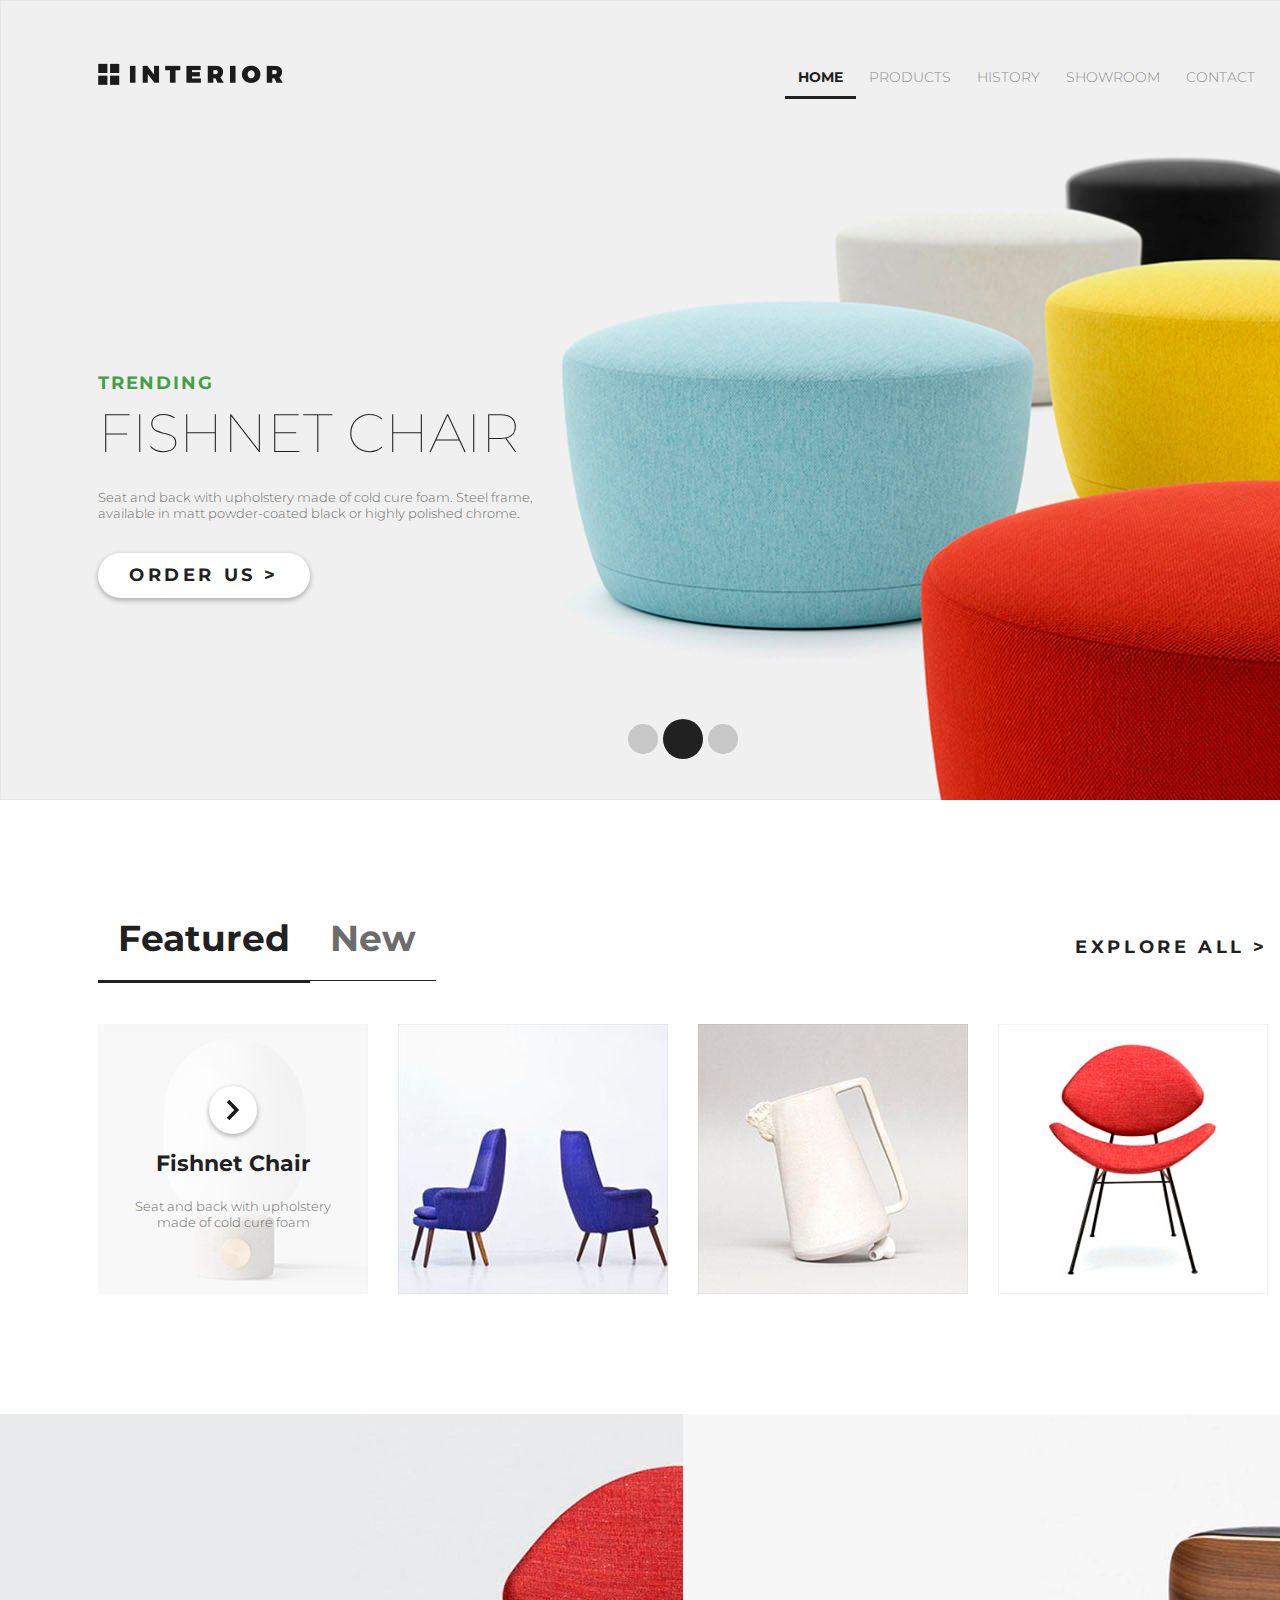
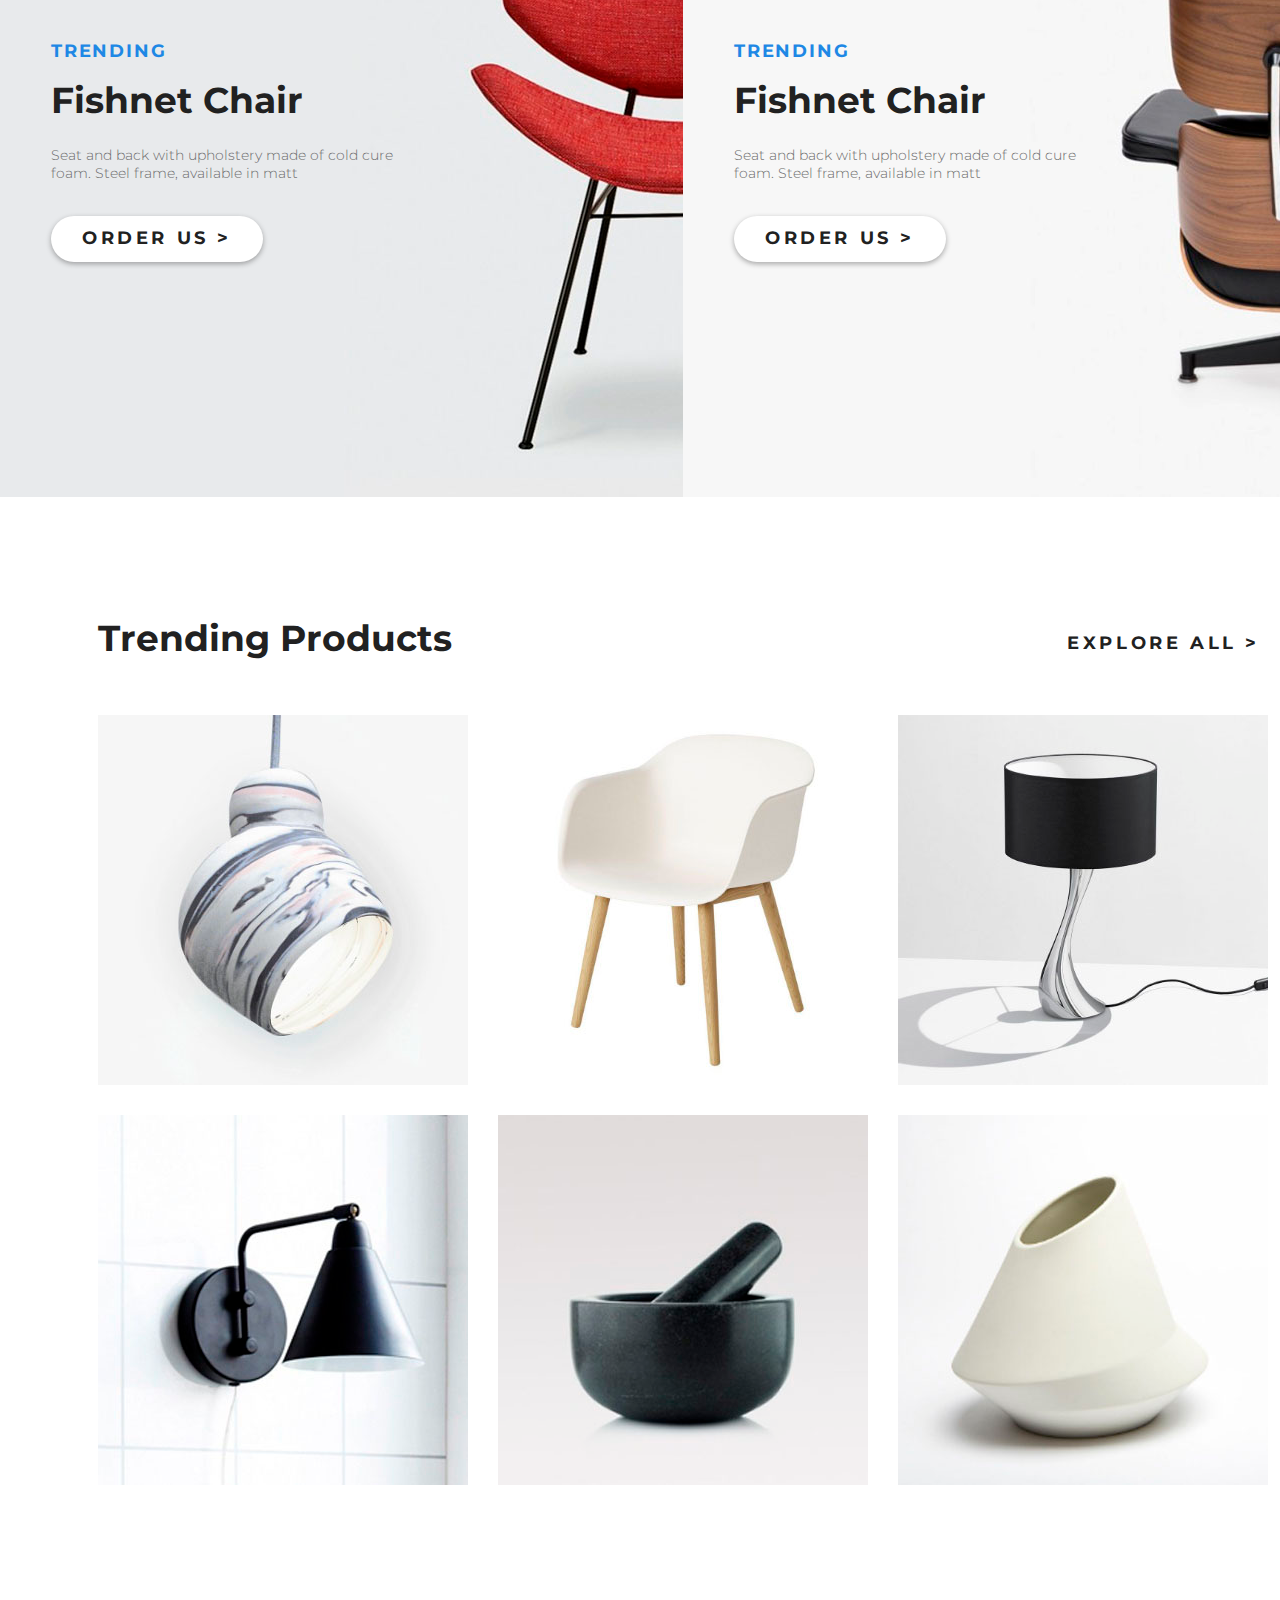
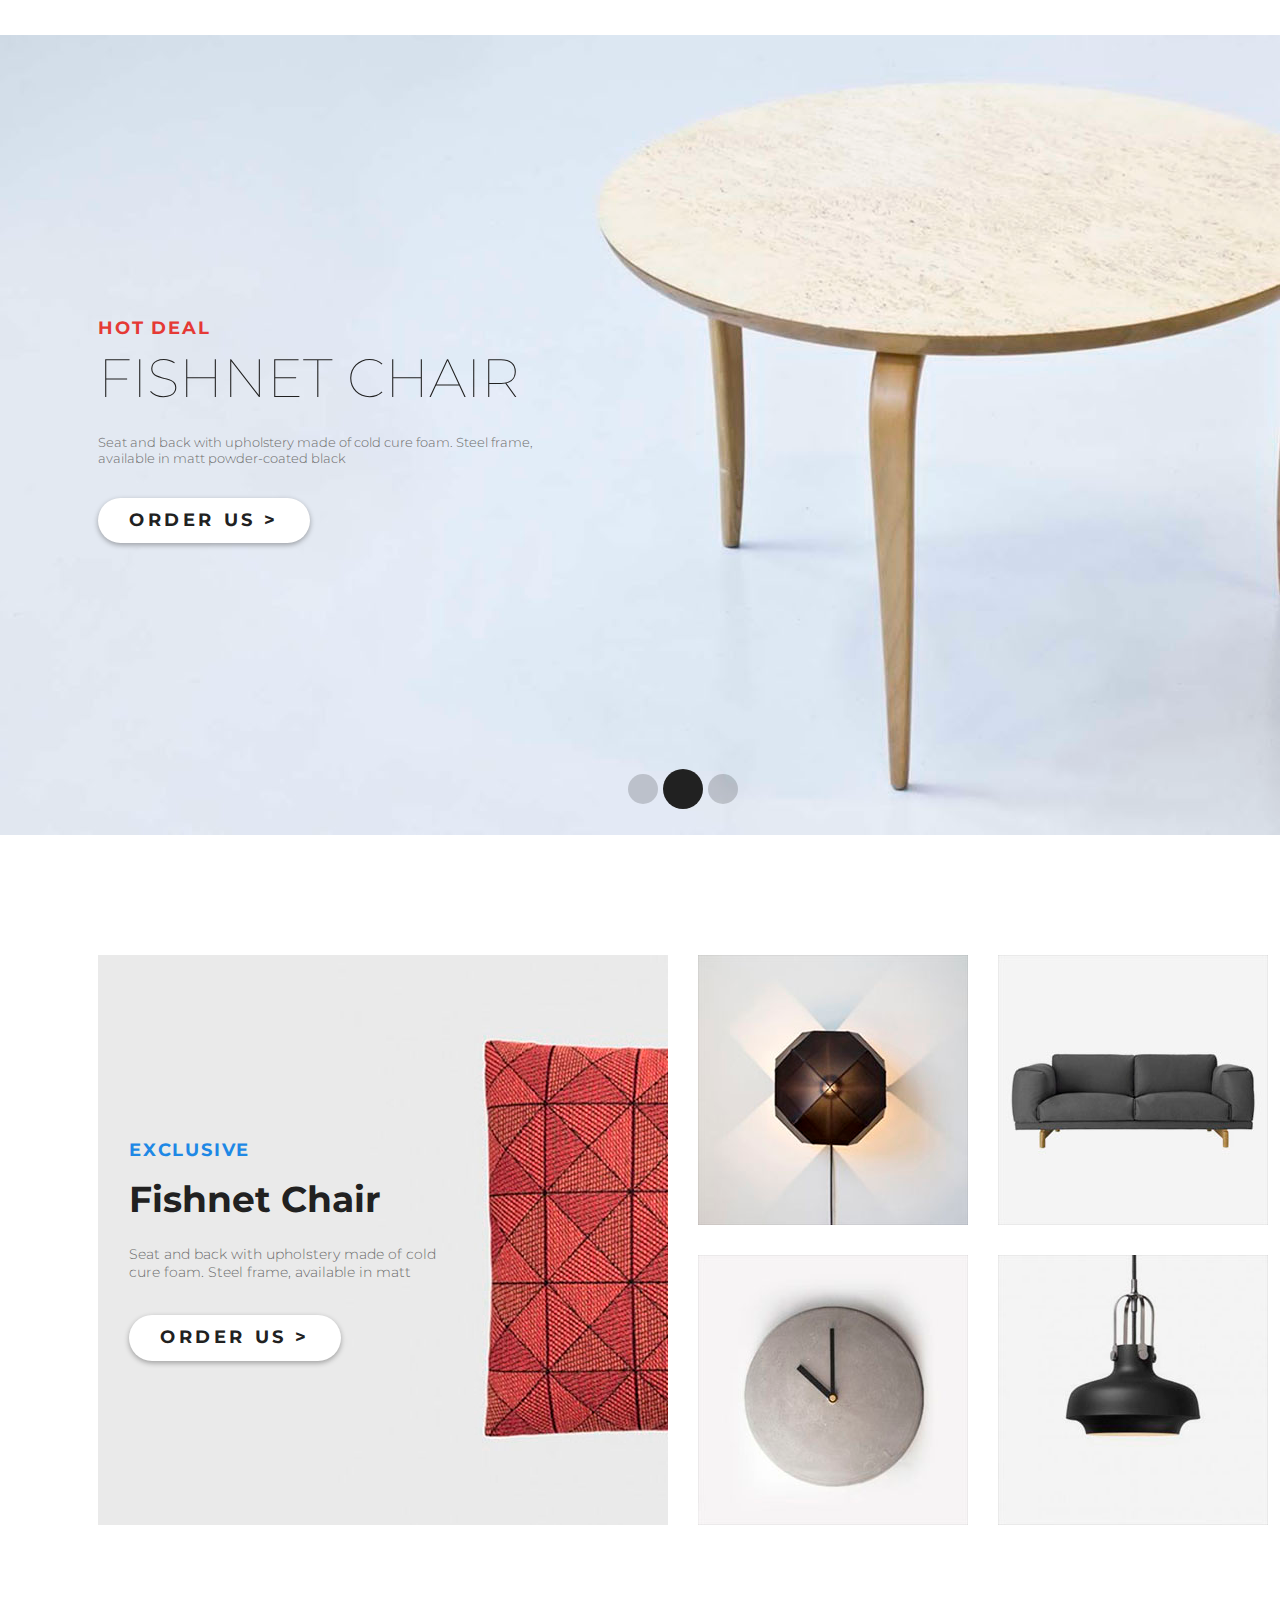
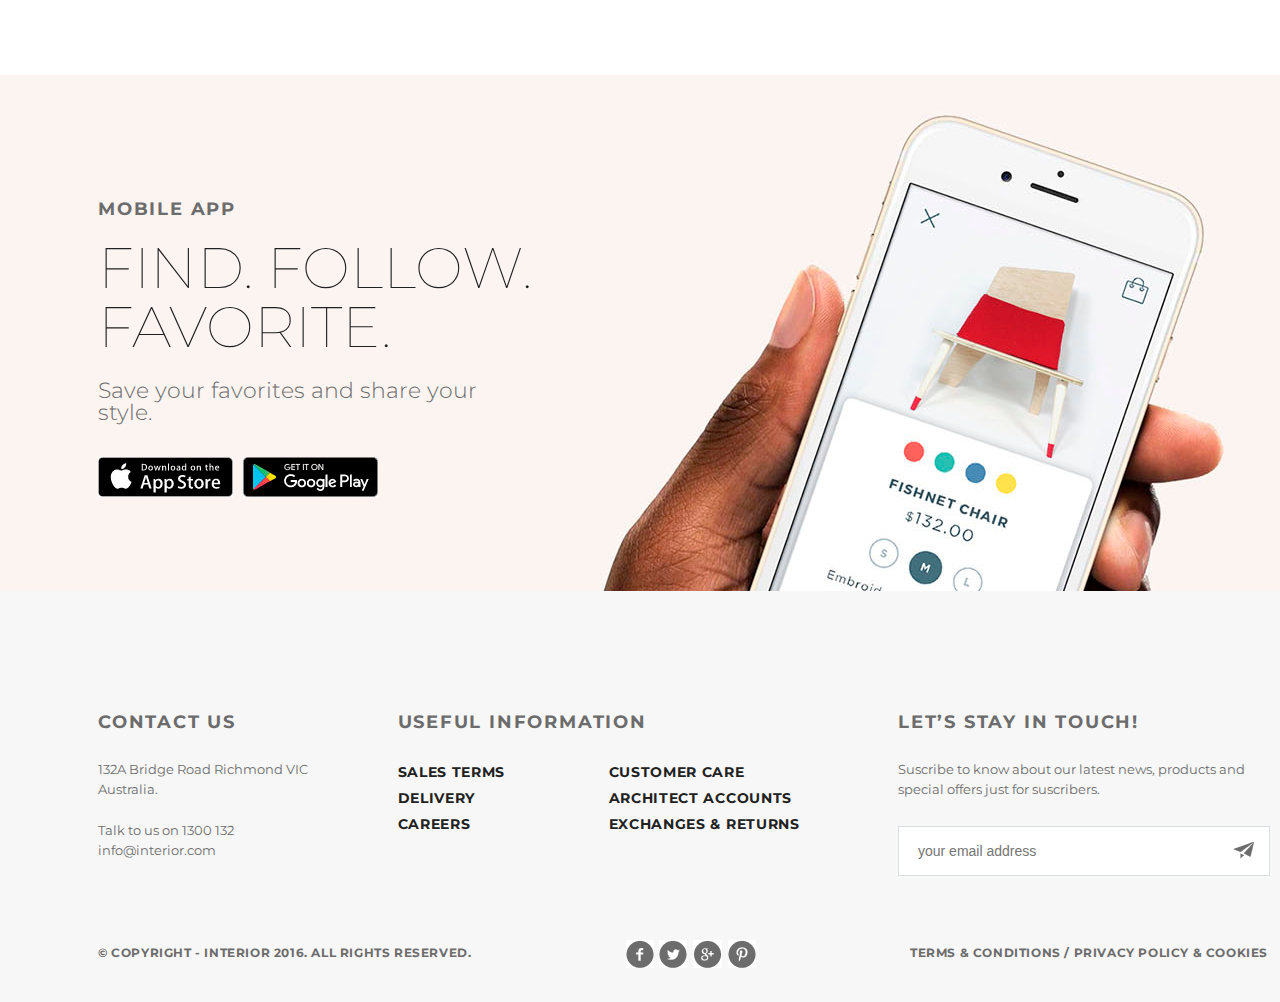
<file: index.html>
<!DOCTYPE html>
<html lang="ru">
<head>
    <meta charset="UTF-8">
    <title>home</title>
    <link rel="stylesheet" href="css/style.css" type="text/css">
</head>
<body>

<div class="container">
    <header class="top-padding slider slider-img">
        <div class="header">
            <a class="logo" href="#">
                <img src="img/logo.png" alt="">
            </a>
            <nav>
                <ul class="menu">
                    <li><a class="active-link" href="index.html">HOME</a>    </li>
                    <li><a href="interior-product.html">PRODUCTS</a></li>
                    <li><a href="#">HISTORY</a></li>
                    <li><a href="#">SHOWROOM</a></li>
                    <li><a href="interior-contact.html">CONTACT</a></li>
                </ul>
            </nav>
        </div>
                
        <div class="box-text">
            <h3>TRENDING</h3>
            <h2>Fishnet Chair</h2>
            <p>Seat and back with upholstery made of cold cure foam. Steel frame, available in matt powder-coated black or highly polished chrome.</p>
           <a href="#">Order Us ></a>
        </div>
        
        <div class="slider-circle">
            <a href="#"></a>
            <a class="dark-circle" href="#"></a>
            <a href="#"></a>
        </div>
    </header>
    
    <div class="content">
        <div class="products">
            <div class="reference-product">
                <ul>
                    <li><a class="active-link" href="#">Featured</a></li>
                    <li><a href="#">New</a></li>
                </ul>
                <a class="explore-all" href="#">explore all ></a>
            </div>
            
            <ul class="list">
                <li class="list-first">
                   <img src="img/product-1.jpg" alt="">
                   <div class="products-slider">
                       <a href="#"></a>
                       <h4>Fishnet Chair</h4>
                       <p>Seat and back with upholstery made of cold cure foam</p>
                   </div>
                </li>
                <li>
                    <a href="catalog/interior-product-deails.html">
                        <img src="img/product-2.jpg" alt="">
                    </a>
                </li>
                <li>
                    <a href="catalog/interior-product-deails.html">
                        <img src="img/product-3.jpg" alt="">
                    </a>
                </li>
                <li>
                    <a href="catalog/interior-product-deails.html">
                        <img src="img/product-4.jpg" alt="">
                    </a>
                </li>
            </ul>
        </div>
        
        <div class="promo">
            <div class="promo-img img1">
                <h3>TRENDING</h3>
                <h2>Fishnet Chair</h2>
                <p>Seat and back with upholstery made of cold cure foam. Steel frame, available in matt</p>
                <a href="#">Order Us ></a>
            </div>
            <div class="promo-img img">
                <h3>TRENDING</h3>
                <h2>Fishnet Chair</h2>
                <p>Seat and back with upholstery made of cold cure foam. Steel frame, available in matt</p>
                <a href="#">Order Us ></a>
            </div>
        </div>
        
        <div class="trending products">
           <div class="trending-menu">
                <h3>Trending Products</h3>
                <a class="explore-all" href="#">explore all ></a>
            </div>
           <a href="#"><img src="img/product-11.jpg" alt=""></a>
           <a href="#"><img src="img/product-21.jpg" alt=""></a>
           <a href="#"><img src="img/product-31.jpg" alt=""></a>
           <a href="#"><img src="img/product-41.jpg" alt=""></a>
           <a href="#"><img src="img/product-5.jpg" alt=""></a>
           <a href="#"><img src="img/product-6.jpg" alt=""></a>
        </div>
        
        <div class="slider hot-img">
            <div class="box-text">
                <h3>Hot deal</h3>
                <h2>Fishnet Chair</h2>
                <p>Seat and back with upholstery made of cold cure foam. Steel frame, available in matt powder-coated black</p>
               <a href="#">Order Us ></a>
            </div>
        
            <div class="slider-circle">
                <a href="#"></a>
                <a class="dark-circle" href="#"></a>
                <a href="#"></a>
            </div>
        </div>
           
        <div class="exlusive">
            <div class="promo-img img2">
                <h3>exclusive</h3>
                <h2>Fishnet Chair</h2>
                <p>Seat and back with upholstery made of cold cure foam. Steel frame, available in matt</p>
                <a href="#">Order Us ></a>
            </div>
            
            <ul class="list">
                <li>
                    <a href="#">
                       <img src="img/product-2-sm.jpg" alt="">
                    </a>
                </li>
                <li>
                    <a href="#">
                        <img src="img/product-3-sm.jpg" alt="">
                    </a>
                </li>
                <li>
                    <a href="#">
                        <img src="img/product-4-sm.jpg" alt="">
                    </a>
                </li>
                <li>
                    <a href="#">
                        <img src="img/product-5-sm.jpg" alt="">
                    </a>
                </li>
            </ul>
        </div>
        
        <div class="mobile-app">
            <h3>mobile app</h3>
            <h2>Find. Follow. Favorite.</h2>
            <p>Save your favorites and share your style.</p>
            <div class="mobile-button">
                <a href="#">
                    <img src="img/app-store.jpg" alt="">
                </a>
                <a href="#">
                    <img src="img/google-play.jpg" alt="">
                </a>
            </div>
        </div>
    </div>
    
    <footer class="footer">
        <div class="footer-information">
            <div class="footer-column contact-us">
                <h2>Contact Us</h2>
                <p>132A Bridge Road Richmond VIC 
                    Australia.</p>
                <p>Talk to us on 1300 132
                info@interior.com</p>
            </div>
            <div class="footer-column">
                <h2>Useful Information</h2>
                    <div class="footer-useful">
                        <a href="#">Sales terms</a>
                        <a href="#">Customer care</a>
                        <a href="#">Delivery</a>
                        <a href="#">Architect accounts</a>
                        <a href="#">Careers</a>
                        <a href="#">Exchanges & returns</a>
                    </div>
            </div>

            <div class="footer-column touch">
                <h2>Let’s Stay in Touch!</h2>
                <p>Suscribe to know about our latest news, products and special offers just for suscribers.</p>
                <div class="footer-form">
                    <form action="">
                        <input type="email" value="" placeholder="your email address">
                        <button>
                            <img src="img/submit.png" alt="">
                        </button>
                    </form>
                </div>
            </div>
        </div>

        <div class="copyright">
            <p>© Copyright - INTERIOR 2016. All Rights Reserved.</p>
            <div>
                <a href=""><img src="img/social-links-f.png" alt=""></a>
                <a href=""><img src="img/social-links-tw.png" alt=""></a>
                <a href=""><img src="img/social-links-g.png" alt=""></a>
                <a href=""><img src="img/social-links-p.png" alt=""></a>
            </div>
            <p>Terms & Conditions  /  Privacy policy & Cookies</p>
        </div>
    </footer>
</div>
</body>
</html>
</file>
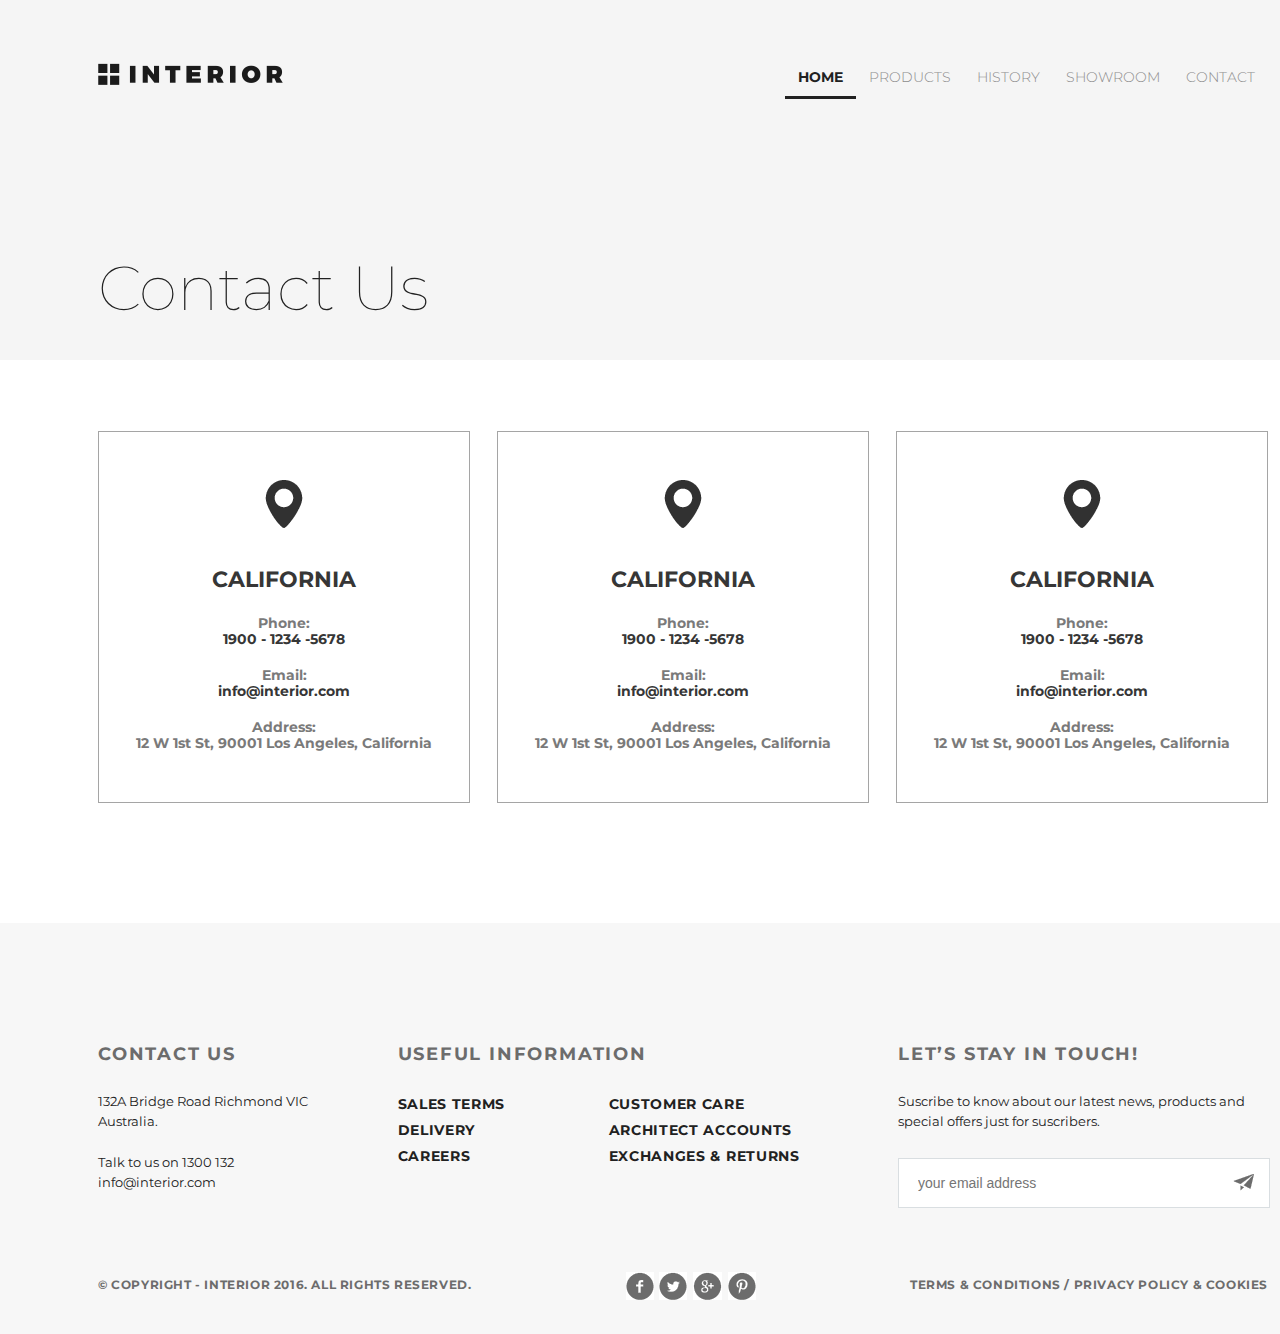
<file: interior-contact.html>
<!DOCTYPE html>
<html lang="en">
<head>
    <meta charset="UTF-8">
    <title>contacts</title>
    <link rel="stylesheet" href="css/style.css" type="text/css">
</head>
<body>
<div class="container">
    <header class="top-padding products-header">
        <div class="header">
            <a class="logo" href="#">
                <img src="img/logo.png" alt="">
            </a>
            <nav>
                <ul class="menu">
                    <li><a class="active-link" href="index.html">HOME</a>    </li>
                    <li><a href="interior-product.html">PRODUCTS</a></li>
                    <li><a href="#">HISTORY</a></li>
                    <li><a href="#">SHOWROOM</a></li>
                    <li><a href="interior-contact.html">CONTACT</a></li>
                </ul>
            </nav>
        </div>
    
        <h1>Contact Us</h1>
    </header>
    
    <main class="content">
        <div class="products contacts">
            <a href="#">
                <img src="img/loaction.png" alt="">
                <h3>California</h3>
                <p>
                    <span>Phone:</span><br>
                    1900 - 1234 -5678
                </p>
                <p>
                    <span>Email:</span><br>
                    info@interior.com
                </p>
                <p>
                    <span>Address:<br>
                    12 W 1st St, 90001 Los Angeles, California</span>
                </p>
            </a>
            <a href="#">
                <img src="img/loaction.png" alt="">
                <h3>California</h3>
                <p>
                    <span>Phone:</span><br>
                    1900 - 1234 -5678
                </p>
                <p>
                    <span>Email:</span><br>
                    info@interior.com
                </p>
                <p>
                    <span>Address:<br>
                    12 W 1st St, 90001 Los Angeles, California</span>
                </p>
            </a>
            <a href="#">
                <img src="img/loaction.png" alt="">
                <h3>California</h3>
                <p>
                    <span>Phone:</span><br>
                    1900 - 1234 -5678
                </p>
                <p>
                    <span>Email:</span><br>
                    info@interior.com
                </p>
                <p>
                    <span>Address:<br>
                    12 W 1st St, 90001 Los Angeles, California</span>
                </p>
            </a>
        </div>
    </main>
    
    <footer class="footer">
        <div class="footer-information">
            <div class="footer-column contact-us">
                <h2>Contact Us</h2>
                <p><a href="#">132A Bridge Road Richmond VIC 
                    Australia.</a></p>
                <p><a href="#">Talk to us on 1300 132
                info@interior.com</a></p>
            </div>
            <div class="footer-column">
                <h2>Useful Information</h2>
                    <div class="footer-useful">
                        <a href="#">Sales terms</a>
                        <a href="#">Customer care</a>
                        <a href="#">Delivery</a>
                        <a href="#">Architect accounts</a>
                        <a href="#">Careers</a>
                        <a href="#">Exchanges & returns</a>
                    </div>
            </div>
            
            <div class="footer-column touch">
                <h2>Let’s Stay in Touch!</h2>
                <p><a href="#">Suscribe to know about our latest news, products and special offers just for suscribers.</a></p>
                <div class="footer-form">
                    <form action="">
                        <input type="email" value="" placeholder="your email address">
                        <button>
                            <img src="img/submit.png" alt="">
                        </button>
                    </form>
                </div>
            </div>
        </div>
        
        <div class="copyright">
            <p>© Copyright - INTERIOR 2016. All Rights Reserved.</p>
            <div>
                <a href=""><img src="img/social-links-f.png" alt=""></a>
                <a href=""><img src="img/social-links-tw.png" alt=""></a>
                <a href=""><img src="img/social-links-g.png" alt=""></a>
                <a href=""><img src="img/social-links-p.png" alt=""></a>
            </div>
            <p>Terms & Conditions  /  Privacy policy & Cookies</p>
        </div>
    </footer>
</div>
</body>
</html>
</file>
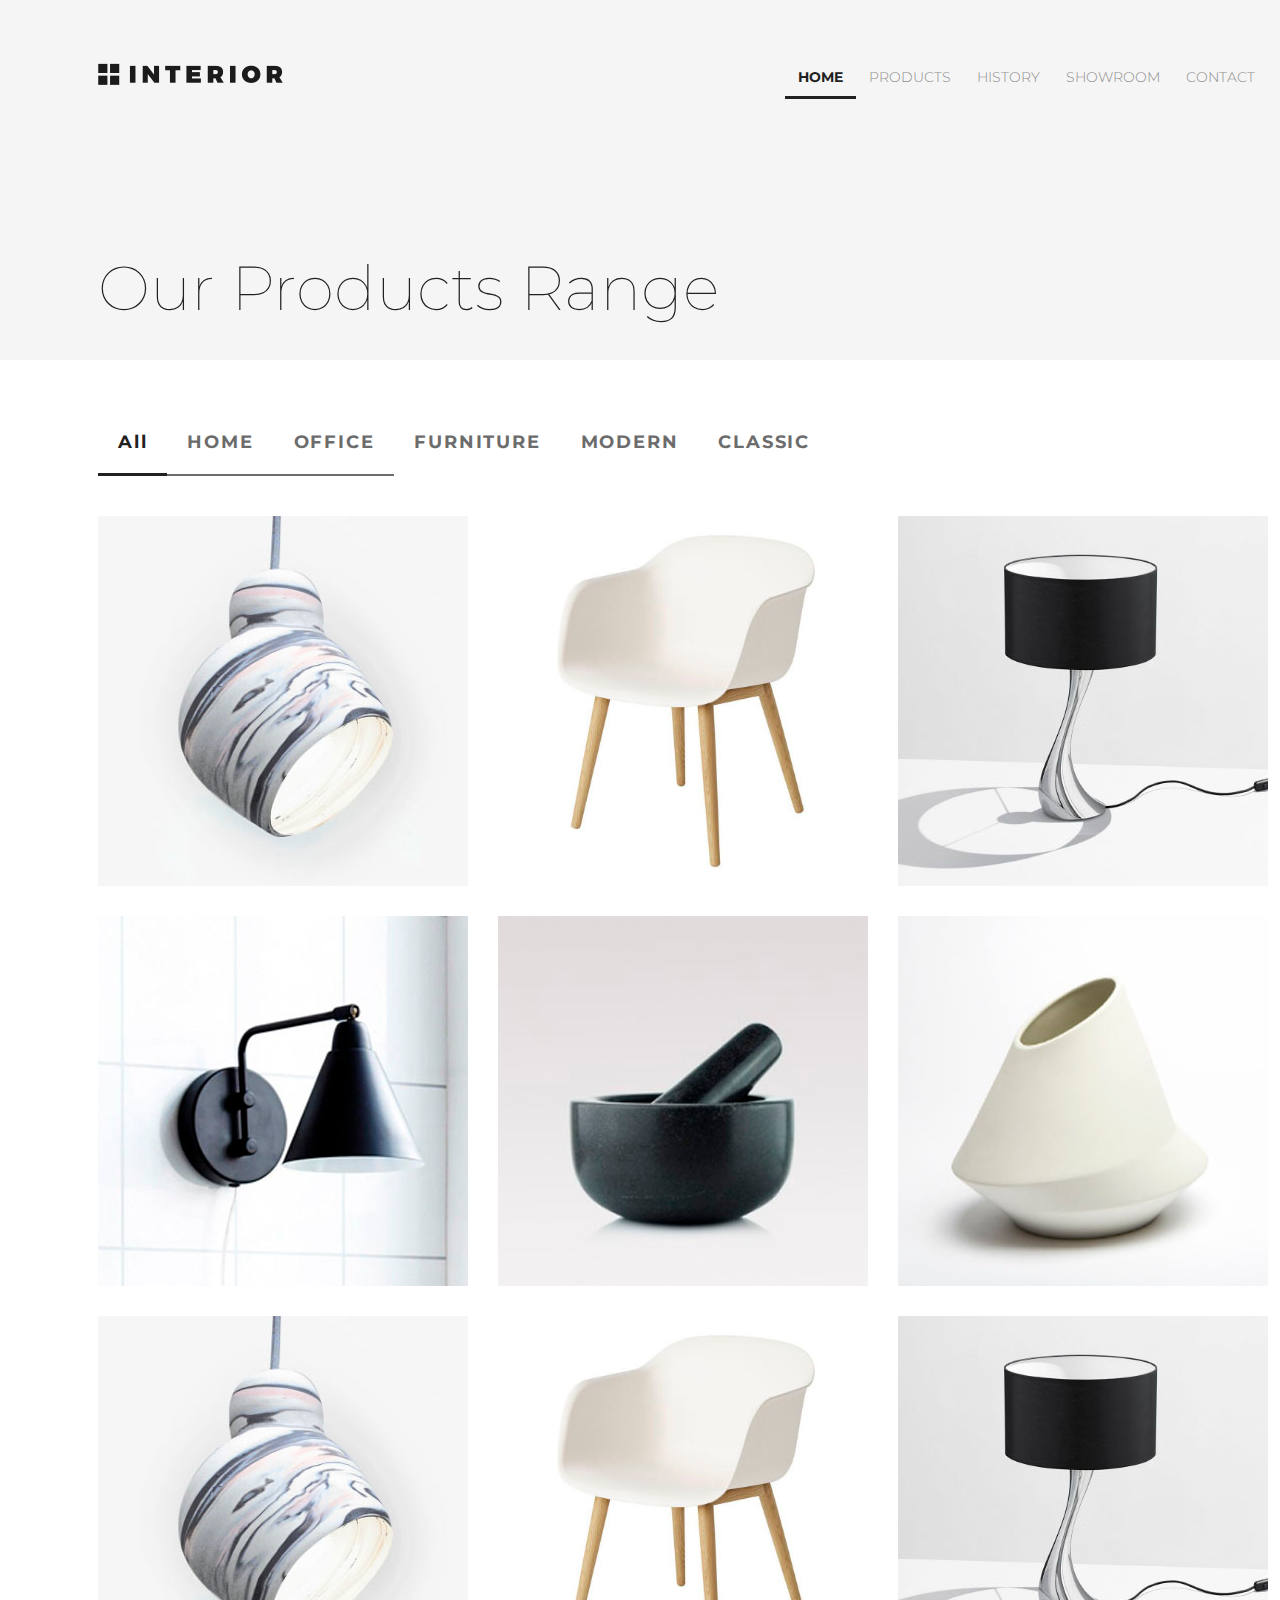
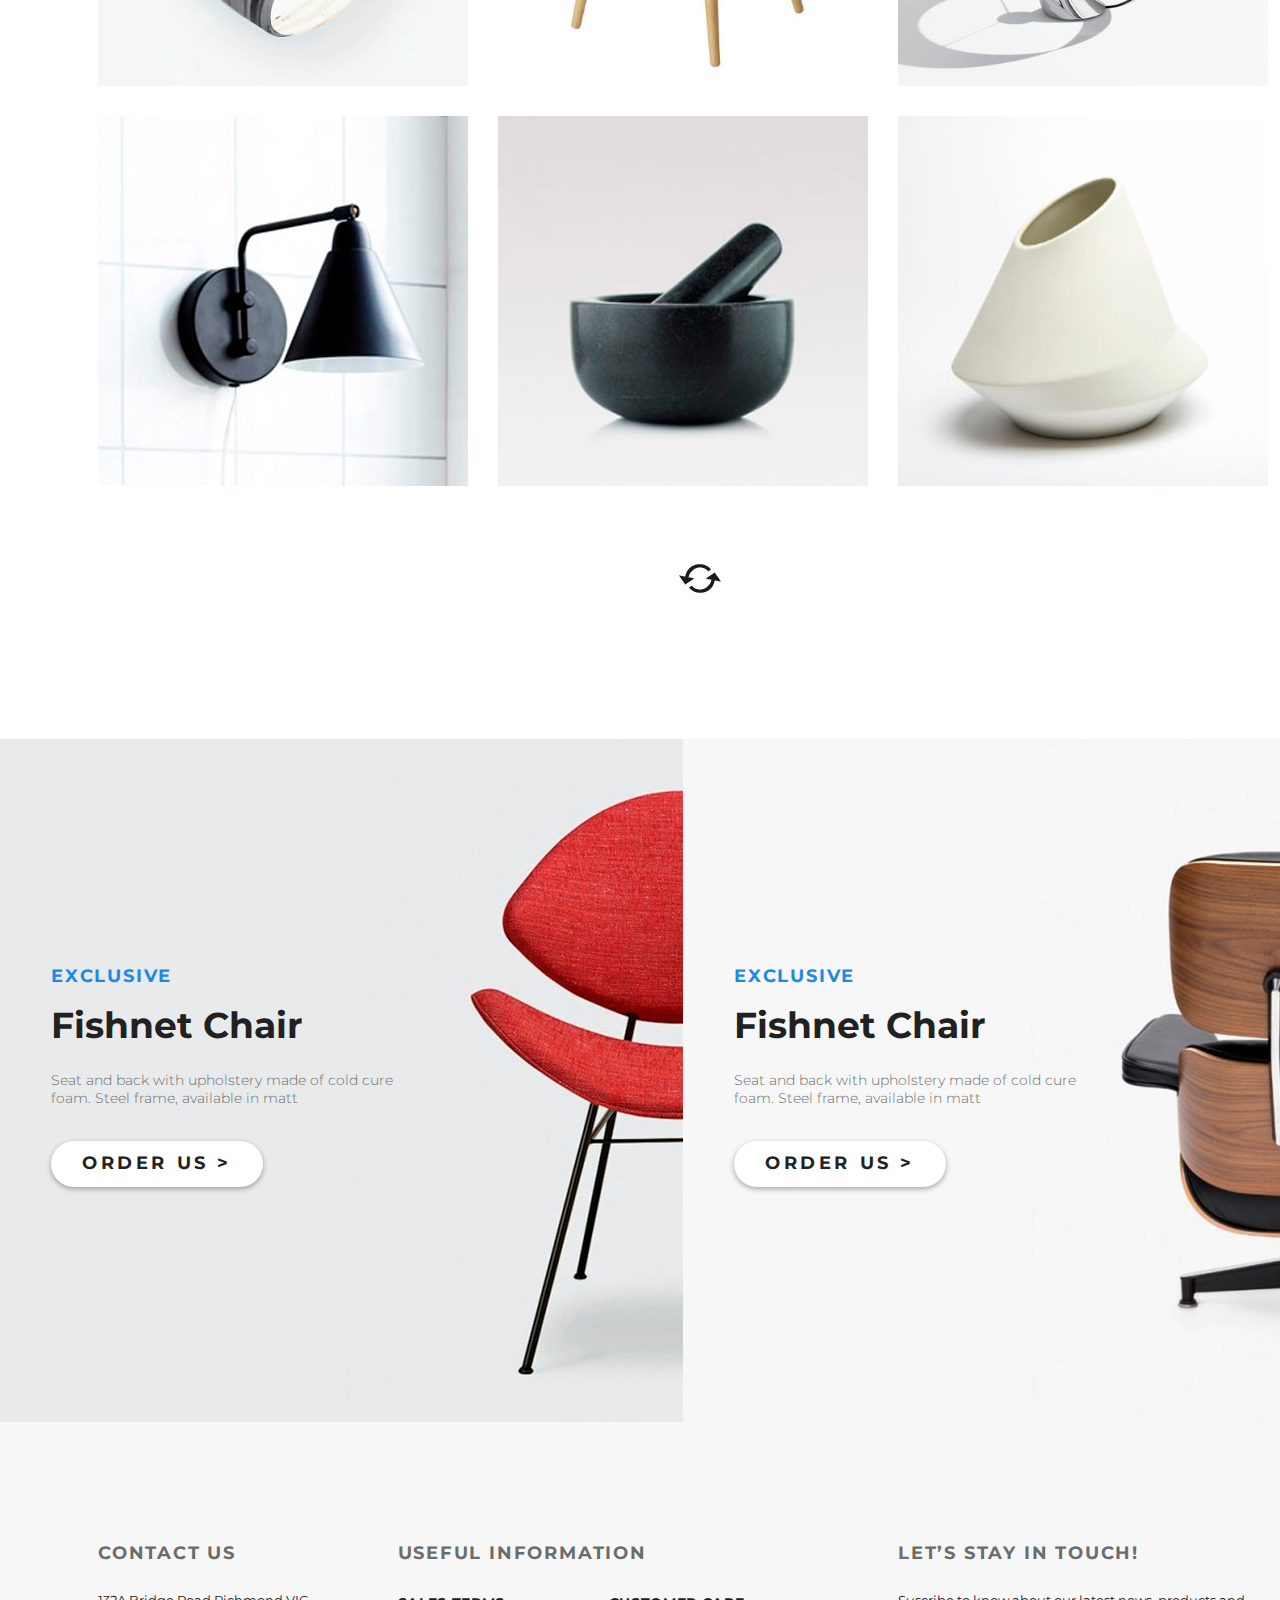
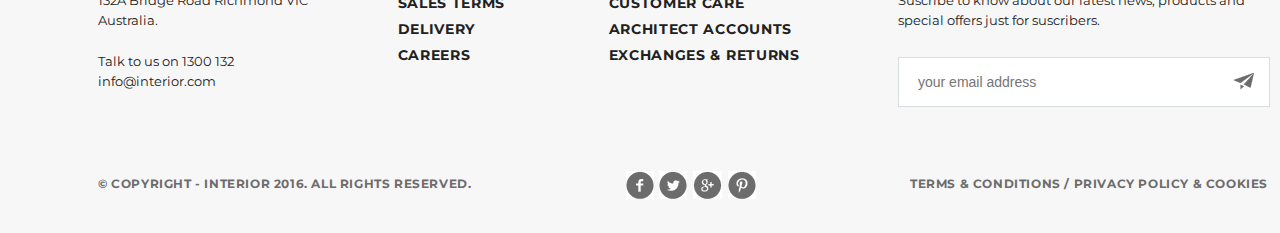
<file: interior-product.html>
<!DOCTYPE html>
<html lang="en">
<head>
    <meta charset="UTF-8">
    <title>catalog</title>
    <link rel="stylesheet" href="css/style.css" type="text/css">
</head>
<body class="catalog">
<div class="container">
    <header class="top-padding products-header">
        <div class="header">
            <a class="logo" href="#">
                <img src="img/logo.png" alt="">
            </a>
            <nav>
                <ul class="menu">
                    <li><a class="active-link" href="index.html">HOME</a>    </li>
                    <li><a href="interior-product.html">PRODUCTS</a></li>
                    <li><a href="#">HISTORY</a></li>
                    <li><a href="#">SHOWROOM</a></li>
                    <li><a href="interior-contact.html">CONTACT</a></li>
                </ul>
            </nav>
        </div>
    
        <h1>Our Products Range</h1>
    </header>
    
    <div class="content">
        <div class="trending products">
           <ul class="catalog-menu">
               <li class="active-link"><a href="#">All</a></li>
               <li class="link"><a href="#">HOME</a></li>
               <li class="link"><a href="#">OFFICE</a></li>
               <li><a href="#">FURNITURE</a></li>
               <li><a href="#">MODERN</a></li>
               <li><a href="#">CLASSIC</a></li>
           </ul>
           
           <a href="#"><img src="img/product-11.jpg" alt=""></a>
           <a href="#"><img src="img/product-21.jpg" alt=""></a>
           <a href="#"><img src="img/product-31.jpg" alt=""></a>
           <a href="#"><img src="img/product-41.jpg" alt=""></a>
           <a href="#"><img src="img/product-5.jpg" alt=""></a>
           <a href="#"><img src="img/product-6.jpg" alt=""></a>
           <a href="#"><img src="img/product-11.jpg" alt=""></a>
           <a href="#"><img src="img/product-21.jpg" alt=""></a>
           <a href="#"><img src="img/product-31.jpg" alt=""></a>
           <a href="#"><img src="img/product-41.jpg" alt=""></a>
           <a href="#"><img src="img/product-5.jpg" alt=""></a>
           <a href="#"><img src="img/product-6.jpg" alt=""></a>
           
           <div class="img-load">
               <img src="img/load.png" alt="">
           </div>
        </div>
        
        <div class="promo">
            <div class="promo-img img1">
                <h3>EXCLUSIVE</h3>
                <h2>Fishnet Chair</h2>
                <p>Seat and back with upholstery made of cold cure foam. Steel frame, available in matt</p>
                <a href="#">Order Us ></a>
            </div>
            <div class="promo-img img">
                <h3>EXCLUSIVE</h3>
                <h2>Fishnet Chair</h2>
                <p>Seat and back with upholstery made of cold cure foam. Steel frame, available in matt</p>
                <a href="#">Order Us ></a>
            </div>
        </div>
    </div>
    
    <footer class="footer">
        <div class="footer-information">
            <div class="footer-column contact-us">
                <h2>Contact Us</h2>
                <p><a href="#">132A Bridge Road Richmond VIC 
                    Australia.</a></p>
                <p><a href="#">Talk to us on 1300 132
                info@interior.com</a></p>
            </div>
            <div class="footer-column">
                <h2>Useful Information</h2>
                    <div class="footer-useful">
                        <a href="#">Sales terms</a>
                        <a href="#">Customer care</a>
                        <a href="#">Delivery</a>
                        <a href="#">Architect accounts</a>
                        <a href="#">Careers</a>
                        <a href="#">Exchanges & returns</a>
                    </div>
            </div>
            
            <div class="footer-column touch">
                <h2>Let’s Stay in Touch!</h2>
                <p><a href="#">Suscribe to know about our latest news, products and special offers just for suscribers.</a></p>
                <div class="footer-form">
                    <form action="">
                        <input type="email" value="" placeholder="your email address">
                        <button>
                            <img src="img/submit.png" alt="">
                        </button>
                    </form>
                </div>
            </div>
        </div>
        
        <div class="copyright">
            <p>© Copyright - INTERIOR 2016. All Rights Reserved.</p>
            <div>
                <a href=""><img src="img/social-links-f.png" alt=""></a>
                <a href=""><img src="img/social-links-tw.png" alt=""></a>
                <a href=""><img src="img/social-links-g.png" alt=""></a>
                <a href=""><img src="img/social-links-p.png" alt=""></a>
            </div>
            <p>Terms & Conditions  /  Privacy policy & Cookies</p>
        </div>
    </footer>
</div>
</body>
</html>
</file>
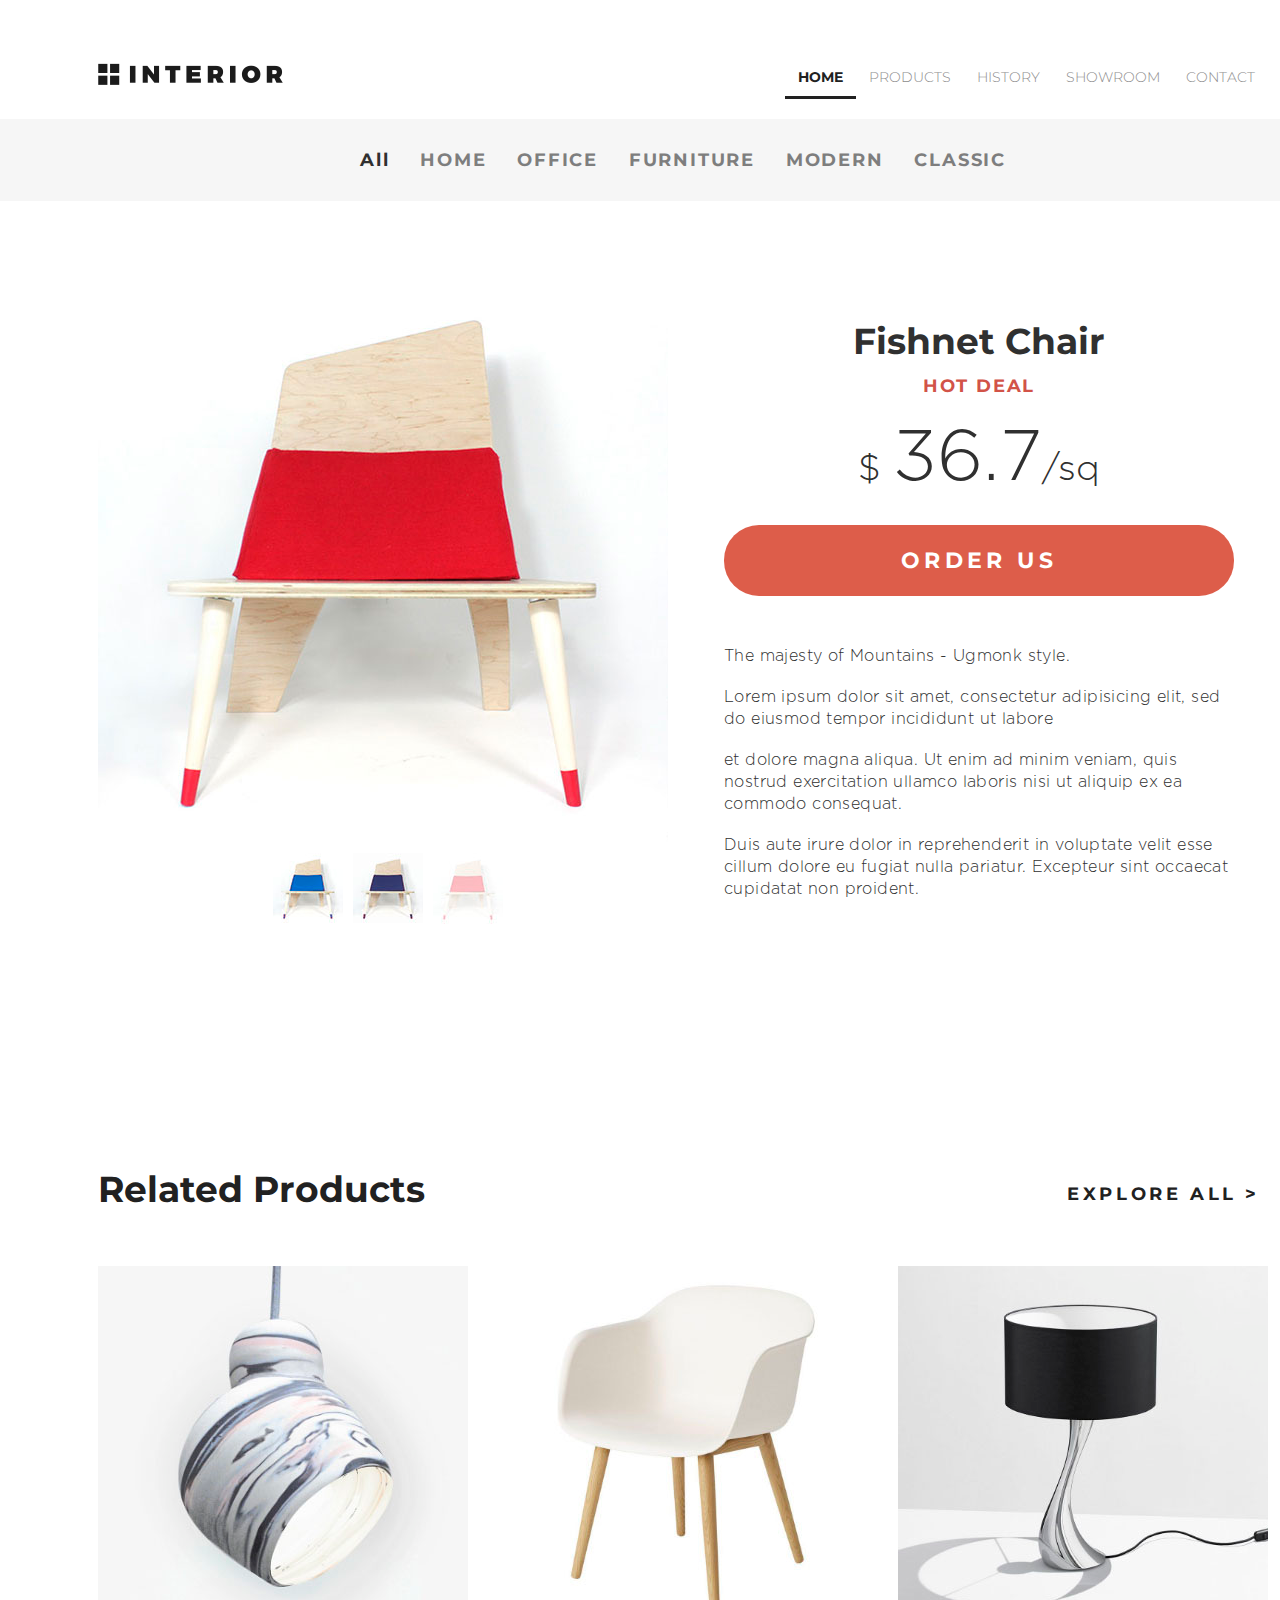
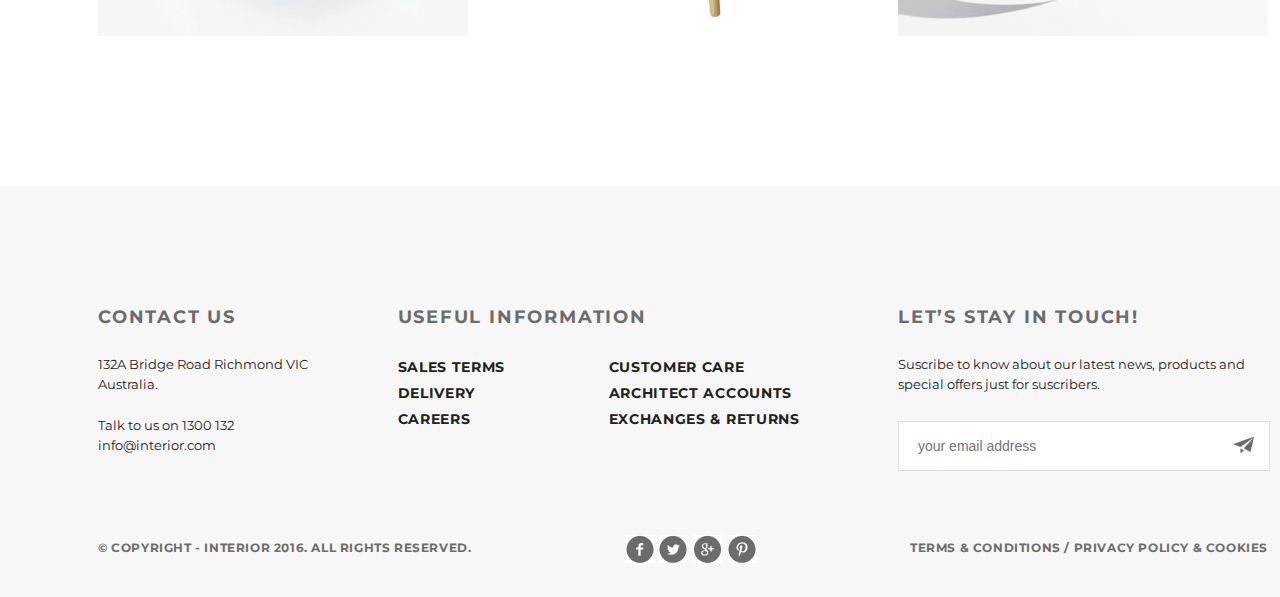
<file: catalog/interior-product-deails.html>
<!DOCTYPE html>
<html lang="en">
<head>
    <meta charset="UTF-8">
    <title>product</title>
    <link rel="stylesheet" href="../css/style.css" type="text/css">
</head>
<body class="product">
<div class="container">
    <header class="top-padding">
        <div class="header product-header">
            <a class="logo" href="#">
                <img src="../img/logo.png" alt="">
            </a>
            <nav>
                <ul class="menu">
                    <li><a class="active-link" href="../index.html">HOME</a>    </li>
                    <li><a href="../interior-product.html">PRODUCTS</a></li>
                    <li><a href="#">HISTORY</a></li>
                    <li><a href="#">SHOWROOM</a></li>
                    <li><a href="../interior-contact.html">CONTACT</a></li>
                </ul>
            </nav>
        </div>
    </header>
    
    <main class="content">
        <div class="product-menu">
            <ul>
               <li><a class="active-link" href="#">All</a></li>
               <li><a href="#">HOME</a></li>
               <li><a href="#">OFFICE</a></li>
               <li><a href="#">FURNITURE</a></li>
               <li><a href="#">MODERN</a></li>
               <li><a href="#">CLASSIC</a></li>
            </ul>
        </div>
        
        <section class="product-block">
            <div class="product-slider">
                <div class="product-img">
                    <img src="../img/slider1.jpg" alt="">
                </div>
                <div class="product-views">
                    <div class="product-view">
                        <a href="#">
                            <img src="../img/controll.jpg" alt="">
                        </a>
                    </div>
                    <div class="product-view">
                        <a href="#">
                            <img src="../img/controll11.jpg" alt="">
                        </a>
                    </div>
                    <div class="product-view">
                        <a href="">
                            <img src="../img/controll2.jpg" alt="">
                        </a>
                    </div>
                </div>
            </div>
            
            <div class="product-buy">
                <h1>Fishnet Chair</h1>
                <h3>Hot Deal</h3>
                <p class="price">$ <span>36.7</span>/sq</p>
                <a href="#">ORDER US</a>
                <p>
                    The majesty of Mountains - Ugmonk style. 
                </p>
                <br>
                <p>
                    Lorem ipsum dolor sit amet, consectetur adipisicing elit, sed do eiusmod tempor incididunt ut labore
                </p>
                <br>
                <p>
                    et dolore magna aliqua. Ut enim ad minim veniam, quis nostrud exercitation ullamco laboris nisi ut aliquip ex ea commodo consequat. 
                </p>
                <br>
                <p>
                    Duis aute irure dolor in reprehenderit in voluptate velit esse cillum dolore eu fugiat nulla pariatur. Excepteur sint occaecat cupidatat non proident. 
                </p>
            </div>
        </section>
        
        <div class="trending products">
           <div class="trending-menu">
                <h3>Related Products</h3>
                <a class="explore-all" href="#">explore all ></a>
            </div>
           <a href="#"><img src="../img/product-11.jpg" alt=""></a>
           <a href="#"><img src="../img/product-21.jpg" alt=""></a>
           <a href="#"><img src="../img/product-31.jpg" alt=""></a>
        </div>
    </main>
    
    <footer class="footer">
        <div class="footer-information">
            <div class="footer-column contact-us">
                <h2>Contact Us</h2>
                <p><a href="#">132A Bridge Road Richmond VIC 
                    Australia.</a></p>
                <p><a href="#">Talk to us on 1300 132
                info@interior.com</a></p>
            </div>
            <div class="footer-column">
                <h2>Useful Information</h2>
                    <div class="footer-useful">
                        <a href="#">Sales terms</a>
                        <a href="#">Customer care</a>
                        <a href="#">Delivery</a>
                        <a href="#">Architect accounts</a>
                        <a href="#">Careers</a>
                        <a href="#">Exchanges & returns</a>
                    </div>
            </div>
            
            <div class="footer-column touch">
                <h2>Let’s Stay in Touch!</h2>
                <p><a href="#">Suscribe to know about our latest news, products and special offers just for suscribers.</a></p>
                <div class="footer-form">
                    <form action="">
                        <input type="email" value="" placeholder="your email address">
                        <button>
                            <img src="../img/submit.png" alt="">
                        </button>
                    </form>
                </div>
            </div>
        </div>
        
        <div class="copyright">
            <p>© Copyright - INTERIOR 2016. All Rights Reserved.</p>
            <div>
                <a href=""><img src="../img/social-links-f.png" alt=""></a>
                <a href=""><img src="../img/social-links-tw.png" alt=""></a>
                <a href=""><img src="../img/social-links-g.png" alt=""></a>
                <a href=""><img src="../img/social-links-p.png" alt=""></a>
            </div>
            <p>Terms & Conditions  /  Privacy policy & Cookies</p>
        </div>
    </footer>
</div>
</body>
</html>
</file>
<file: css/style.css>
@import url('https://fonts.googleapis.com/css?family=Montserrat:100,300,700');

* {
    margin: 0;
    padding: 0;
}

body {
    font-family: 'Montserrat', sans-serif;
}

.container {
    width: 1366px;
    margin: 0 auto;
}

/* vvvvvvvvvvvvvvv */
/* верхний слайдер */
.top-padding {
    padding: 0 98px;
}
.slider {
    height: 800px;
}
.slider-img {
    background-image: url(../img/slider-img.jpg);
}
.products-header {
  height: 360px;
  background-color: #f5f5f5;
}
.product-header {
  height: 119px;
}
.products-header h1 {
  margin-top: 168px;
  font-size: 62px;
  font-weight: 100;
  line-height: 62px;
  text-align: left;
  color: #212121;
}
.header {
    display: flex;
    justify-content: space-between;
}
.logo {
    margin-top: 63px;
}
.menu {
    display: flex;
    margin-top: 67px;
}
.menu li {
    list-style-type: none;
}
.menu a {
    font-size: 14px;
    font-weight: 300;
    color: #8c8c8c;
    text-decoration: none;
    padding: 10px 13px;
}
.menu a:hover {
    color: #212121;
    border-bottom: 1px solid #212121;
}
.menu .active-link {
    color: #212121;
    border-bottom: 3px solid #212121;
    font-weight: 700;
}
.slider-img .box-text {
    width: 458px;
    margin-top: 288px;
}
.box-text h3 { 
    font-size: 18px;
    font-weight: 700;
    line-height: 13px;
    letter-spacing: 1.8px;
    color: #43a047;
    margin-bottom: 22px;
}
.box-text h2 {
    font-size: 54px;
    font-weight: 100;
    line-height: 43px;
    color: #212121;
    text-transform: uppercase;
    margin-bottom: 34px;
}
.box-text p {
    font-size: 13px;
    font-weight: 300;
    color: #6c6c6c;
    margin-bottom: 32px;
}
.box-text a {
    display: block;
    width: 212px;
    height: 45px;
    border-radius: 22.5px;
    background-color: #ffffff;
    box-shadow: 0px 2px 4.9px 0.2px rgba(33, 33, 33, 0.35);
    font-size: 18px;
    font-weight: 700;
    line-height: 45px;
    letter-spacing: 3.6px;
    text-align: center;
    text-transform: uppercase;
    color: #212121;
    text-decoration: none;
}
.box-text a:hover {
    background: #f7f7f7;
}
.box-text a:active {
    box-shadow: 0 0 4.9px 0.2px rgba(33, 33, 33, 0.35);
    position: relative;
    top: 2px;
}
.slider-circle {
    width: 120px;
    height: 40px;
    margin-top: 121px;
    margin-left: 525px;
    display: flex;
    justify-content: center;
}
.slider-circle a {
    display: block;
    width: 30px;
    height: 30px;
    border-radius: 50%;
    background-color: rgba(33, 33, 33, 0.2);
    margin: 5px 5px;
}
.slider-circle .dark-circle {
    display: block;
    width: 40px;
    height: 40px;
    border-radius: 50%;
    background-color: rgb(33, 33, 33);
    margin: 0px;
}
.slider-circle a:hover {
    background-color: rgb(33, 33, 33);
}
/* верхний слайдер */
/* ^^^^^^^^^^^^^^^ */

/* vvvvvvvvvvvvvvv */
/* 4 превью товара */
.products {
    padding-left: 98px;
    padding-right: 98px;
    padding-bottom: 120px;
}
.reference-product {
    display: flex;
    justify-content: space-between;
}
.reference-product ul {
    display: flex;
    margin-top: 120px;
}
.reference-product li {
    list-style-type: none;
}
.reference-product li a {
    font-size: 36px;
    font-weight: 700;
    color: #6c6c6c;
    text-decoration: none;
    line-height: 36px;
    padding: 20px;
    border-bottom: 1px solid #212121;
}
.reference-product .active-link {
    color: #212121;   
    border-bottom: 3px solid #212121;
}
.reference-product li a:hover {
    color: #212121;
}
.reference-product .explore-all {
    margin-top: 138px;
    padding: 0;
}
.explore-all {
    display: block;
    font-size: 18px;
    font-weight: 700;
    line-height: 18px;
    letter-spacing: 3.6px;
    color: #212121;
    border-bottom: none;
    text-transform: uppercase;
    text-decoration: none;
}
.explore-all:hover {
    color: gray;
}
.products .list {
    display: flex;
    justify-content: space-between;
    margin-top: 68px;
    list-style-type: none;
    
}
.list li {
    display: block;
    width: 270px;
    height: 270px;
}
.list li a:hover {
    box-shadow: 2px 2px 4.9px 0.2px rgba(33, 33, 33, 0.35);
}
.list a {
    display: block;
    width: 270px;
    height: 270px;
    background-image: url(../img/arrow.jpg);
    background-repeat: no-repeat;
    background-position: center;
}
.list img {
    width: 270px;
    height: 270px;
}
.list-first {
    position: relative;
}
.list-first img {
    opacity: 0.2;
}
.products-slider {
    position: absolute; 
    top: 0;
    left: 0;
}
.products-slider a {
    margin: 62px 111px 19px 111px;
    display: block;
    width: 48px;
    height: 48px;
    border-radius: 50%;
    background-color: #ffffff;
    box-shadow: 0px 2px 4.9px 0.2px rgba(33, 33, 33, 0.35);
}
.products-slider a:hover {
    background-color: #f7f7f7;
}
.products-slider a:active {
    box-shadow: 0 0 4.9px 0.2px rgba(33, 33, 33, 0.35);
    position: relative;
    top: 2px;
}
.products-slider h4 {
    font-size: 21.9px;
    font-weight: 700;
    line-height: 21.9px;
    text-align: center;
    color: #212121;
    margin-bottom: 23px;
}
.products-slider p {
    font-size: 13px;
    font-weight: 300;
    color: #6c6c6c;
    text-align: center;
    margin: 0 33px;
}
/* 4 превью товара */
/* ^^^^^^^^^^^^^^^ */

/* vvvvvvvvvvvvvvv */
.promo {
    display: flex;
}
.promo-img {
    height: 455px;
    width: 382px;
}
.img1 {
    padding: 228px 250px 0 51px;
    background-image: url(../img/promo-img1.jpg);
}
.img {
    padding: 228px 250px 0 51px;
    background-image: url(../img/promo-img.jpg);
}
.promo-img h3 {
    font-size: 18px;
    font-weight: 700;
    line-height: 18px;
    letter-spacing: 1.8px;
    text-align: left;
    color: #1e88e5;
    margin-bottom: 18px;
}
.promo-img h2 {
    font-size: 36px;
    font-weight: 700;
    text-align: left;
    color: #212121;
    margin-bottom: 24px;
}
.promo-img p {
    font-size: 14px;
    font-weight: 300;
    color: #6c6c6c;
    margin-bottom: 34px;
}
.promo-img a {
    display: block;
    width: 212px;
    height: 46px;
    border-radius: 23px;
    background-color: #ffffff;
    box-shadow: 0px 2px 4.9px 0.2px rgba(33, 33, 33, 0.35);
    font-size: 18px;
    font-weight: 700;
    line-height: 45px;
    letter-spacing: 3.6px;
    text-align: center;
    text-transform: uppercase;
    color: #212121;
    text-decoration: none;
}
.promo-img a:hover {
    background: #f7f7f7;
}
.promo-img a:active {
    box-shadow: 0 0 4.9px 0.2px rgba(33, 33, 33, 0.35);
    position: relative;
    top: 2px;
}
/* ^^^^^^^^^^^^^^^ */

/* vvvvvvvvvvvvvvv */
.trending {
    position: relative;
    padding-top: 218px;
    display: flex;
    justify-content: space-between;
    flex-wrap: wrap;
}
.catalog .trending {
    padding-top: 156px;
}
.trending > a {
    display: block;
    width: 370px;
    height: 370px;
    margin-bottom: 30px;
}
.trending > a img:hover {
    box-shadow: 2px 2px 4.9px 0.2px rgba(33, 33, 33, 0.35);
}
.trending-menu {
    position: absolute;
    left: 98px;
    top: 119px;
    width: 1162px;
    display: flex;
    justify-content: space-between;
}
.trending-menu h3 {
    font-size: 36px;
    font-weight: 700;
    color: #212121;
}
.trending-menu .explore-all {
    margin-top: 18px;
}
.catalog-menu {
    position: absolute;
    top: 51px;
    display: flex;
}
.catalog-menu li {
    list-style-type: none;
    padding: 20px;
}
.catalog-menu a {
    font-size: 18px;
    font-weight: 700;
    letter-spacing: 1.8px;
    text-align: left;
    color: #6c6c6c;
    text-decoration: none;
}
.catalog-menu .link {
    border-bottom: 2px solid #6c6c6c;
}
.catalog-menu .active-link {
    border-bottom: 3px solid #212121;
}
.catalog-menu .active-link a {
    color: #212121;   
}
.img-load {
    width: 42px;
    height: 42px;
    margin-left: 574px;
    margin-top: 41px;
    margin-bottom: 6px;
    padding: 7px;
}
/* ^^^^^^^^^^^^^^^ */

/* vvvvvvvvvvvvvvv */
.hot-img {
    background-image: url(../img/slider.jpg);
    padding-left: 98px;
    padding-right: 795px;
}
.hot-img h3 {
  color: #e53935;
    text-transform: uppercase; 
    padding-top: 287px;
}
.hot-img .slider-circle {
    margin-top: 226px;
}
/* ^^^^^^^^^^^^^^^ */

/* vvvvvvvvvvvvvvv */
.exlusive {
    padding: 120px 98px;
    display: flex;
    justify-content: space-between;
}
.exlusive .promo-img {
    height: 384px;
    width: 339px;
    padding: 186px 200px 0 31px;
}
.img2 {
    background-image: url(../img/product-1-lg.jpg);
}
.img2 h3 {
    text-transform: uppercase;
    width: 339px;
}
.exlusive ul {
    display: flex;
    justify-content: space-between;
    flex-wrap: wrap;    
}
.exlusive li {
    margin-left: 30px;
    margin-bottom: 30px;
    border: none;
}
/* ^^^^^^^^^^^^^^^ */

/* vvvvvvvvvvvvvvvvvvvvvvv */
/* google-play & app-store */
.mobile-app {
    height: 391px;
    background-image: url(../img/back-img.jpg);
    padding: 125px 833px 0 98px;
}
.mobile-app h3 {
    font-size: 18px;
    font-weight: 700;
    line-height: 18px;
    letter-spacing: 1.8px;
    color: #6c6c6c;
    text-transform: uppercase;
    margin-bottom: 20px;
}
.mobile-app h2 {
    font-size: 57px;
    font-weight: 100;
    line-height: 59px;
    color: #212121;
    text-transform: uppercase;
    margin-bottom: 24px;
}
.mobile-app p {
    font-size: 22px;
    font-weight: 300;
    line-height: 22px;
    text-align: left;
    color: #6c6c6c;
    margin-bottom: 33px;
}
.mobile-button {
    display: flex;
}
.mobile-button a {
    display: block;
    width: 135px;
    height: 40px;
    margin-right: 10px;
}
/* google-play & app-store */
/* ^^^^^^^^^^^^^^^^^^^^^^^ */

/* vvvvvvvvvvvvvvvvvv */
/* страница контактов */
.contacts {
    display: flex;
    margin-top: 71px;
    justify-content: space-between;
}
.contacts a {
    display: block;
    width: 370px;
    height: 370px;
    opacity: 0.9;
    background-color: #ffffff;
    border: solid 1px #9c9c9c;
    text-decoration: none;
}
.contacts a:hover {
    box-shadow: 2px 2px 4.9px 0.2px rgba(33, 33, 33, 0.35);
}
.contacts img {
    margin-left: 166px;
    margin-top: 48px;
    margin-bottom: 34px;
    width: 38px;
    height: 48px;
}
.contacts h3 {
    font-size: 21.9px;
    font-weight: 700;
    text-align: center;
    color: #212121;
    text-transform: uppercase;
    margin-bottom: 23px;
}
.contacts p {
    font-size: 13.9px;
    font-weight: 700;
    text-align: center;
    color: #212121;
    margin-bottom: 20px;
}
.contacts span {
    color: #6c6c6c;
}
/* страница контактов */
/* ^^^^^^^^^^^^^^^^^^ */

/* vvvvvvvvvvvvvvvvvvvvvvv */
/* страница покупки товара */
.product-menu {
    padding: 30px 360px;
    background-color: #f6f6f6;
}
.product-menu ul {
    display: flex;
    justify-content: space-between;
    list-style-type: none;
}
.product-menu a {
    text-decoration: none;
    font-size: 18px;
    font-weight: 700;
    letter-spacing: 1.8px;
    color: #7e7e7e;
}
.product-menu .active-link { 
    color: #303030;
}
.product-block {
    padding: 71px 132px 125px 98px;
    display: flex;
    justify-content: space-between;
}
.product-img {
    width: 570px;
    height: 570px;
    margin-bottom: 11px;
}
.product-views {
    display: flex;
    justify-content: center;
}
.product-view {
    width: 70px;
    height: 70px;
    margin-left: 10px;
}
.product-view:hover {
    outline: 1px solid #ccc;
}
.product-buy {
    width: 510px;
}
.product-buy h1 {
    font-size: 36px;
    font-weight: 700;
    text-align: center;
    color: #303030;
    margin-top: 47px;
    margin-bottom: 23px;
}
.product-buy h3 {
    font-size: 18px;
    font-weight: 700;
    line-height: 0;
    letter-spacing: 1.8px;
    text-align: center;
    color: #d25348;
    text-transform: uppercase;
    margin-bottom: 36px;
}
.product-buy .price {
    font-family: Gotham;
    font-size: 36px;
    font-weight: 300;
    line-height: 36px;
    text-align: center;
    color: #303030;
    margin-bottom: 31px;
}
.price span {
    font-size: 72px;
    font-weight: 300;
    line-height: 72px;
}
.product-buy a {
    display: block;
    width: 510px;
    height: 71px;
    border-radius: 35px;
    background-color: #dd5d4a;
    font-size: 22px;
    font-weight: 700;
    line-height: 71px;
    letter-spacing: 4.4px;
    text-align: center;
    color: #ffffff;
    text-decoration: none;
    margin-bottom: 49px;
}
.product-buy p {
    font-family: Gotham;
    font-size: 16px;
    font-weight: 300;
    font-style: normal;
    font-stretch: normal;
    line-height: 22px;
    letter-spacing: 0.4px;
    text-align: left;
    color: #303030;
}
.product-buy a:hover {
    box-shadow: 0 2px 4.9px 0.2px rgba(48, 48, 48, 0.35);
}
.product-buy a:active {
    box-shadow: 0 0 4.9px 0.2px rgba(48, 48, 48, 0.35);
    position: relative;
    top: 3px;
}
/* страница покупки товара */
/* ^^^^^^^^^^^^^^^^^^^^^^^ */

/* vvvvvvvvvvvv */
/* подвал сайта */
.footer {
/*    height: 384px; */
    padding: 120px 98px 30px 98px;
    background-color: #f7f7f7;
}
.footer-information {
    display: flex;
    justify-content: space-between;
}
.footer h2 {
    text-transform: uppercase;
    margin-bottom: 24px;
    font-size: 18px;
    font-weight: 700;
    line-height: 1.33;
    letter-spacing: 1.8px;
    text-align: left;
    color: #6c6c6c;
}
.footer .contact-us {
    width: 221px;
}
.footer-column {
    width: 422px;
}
.footer .touch {
    width: 370px;
}
.footer p {
    font-size: 13px;
    line-height: 1.57;
    color: #6c6c6c;
}
.footer a {
    text-decoration: none;
    color: #212121;
}
.contact-us p {
    margin-bottom: 20px;
}
.footer-useful {
    display: flex;
    justify-content: space-around;
    flex-wrap: wrap;
}
.footer-useful a {
    display: block;
    width: 211px;
    text-transform: uppercase;
    font-size: 14px;
    font-weight: 700;
    line-height: 1.86;
    letter-spacing: 0.7px;
    text-align: left;
    color: #212121;
}
.footer-useful a:hover {
    text-decoration: underline;
}
.touch p {
    margin-bottom: 26px;
}
.footer-form {
    position: relative;
}
.footer-form input[type="email"] {
/*    width: 100%;*/
    width: 312px;
    height: 48px;
    background-color: #ffffff;
    border: solid 1px #d9dee1;
    font-size: 14px;
    font-weight: 300;
    text-align: left;
    color: #6c6c6c;
    padding-left: 19px;
    padding-right: 39px;
}
.footer-form input[type="email"]:focus {
    color: #212121;
    font-size: 16px;
    outline: none;
}
.footer-form button {
    display: block;
    position: absolute;
    right: 14px;
    bottom: 14px;
    background-color: #ffffff;
    border: none;
}
.footer .copyright {
    display: flex;
    justify-content: space-between;
    margin-top: 59px;
}
.copyright p {
    font-size: 12px;
    font-weight: 700;
    line-height: 2.17;
    letter-spacing: 0.6px;
    color: #6c6c6c;
    text-transform: uppercase;
}
.copyright div {
    display: flex;
    justify-content: space-between;
    width: 130px;
}
/* подвал сайта */
/* ^^^^^^^^^^^^ */

@font-face {
    font-family: 'Gotham';
    src: url('../fonts/Gotham Light.otf');
    font-weight: normal;
    font-style: normal;
}
</file>
